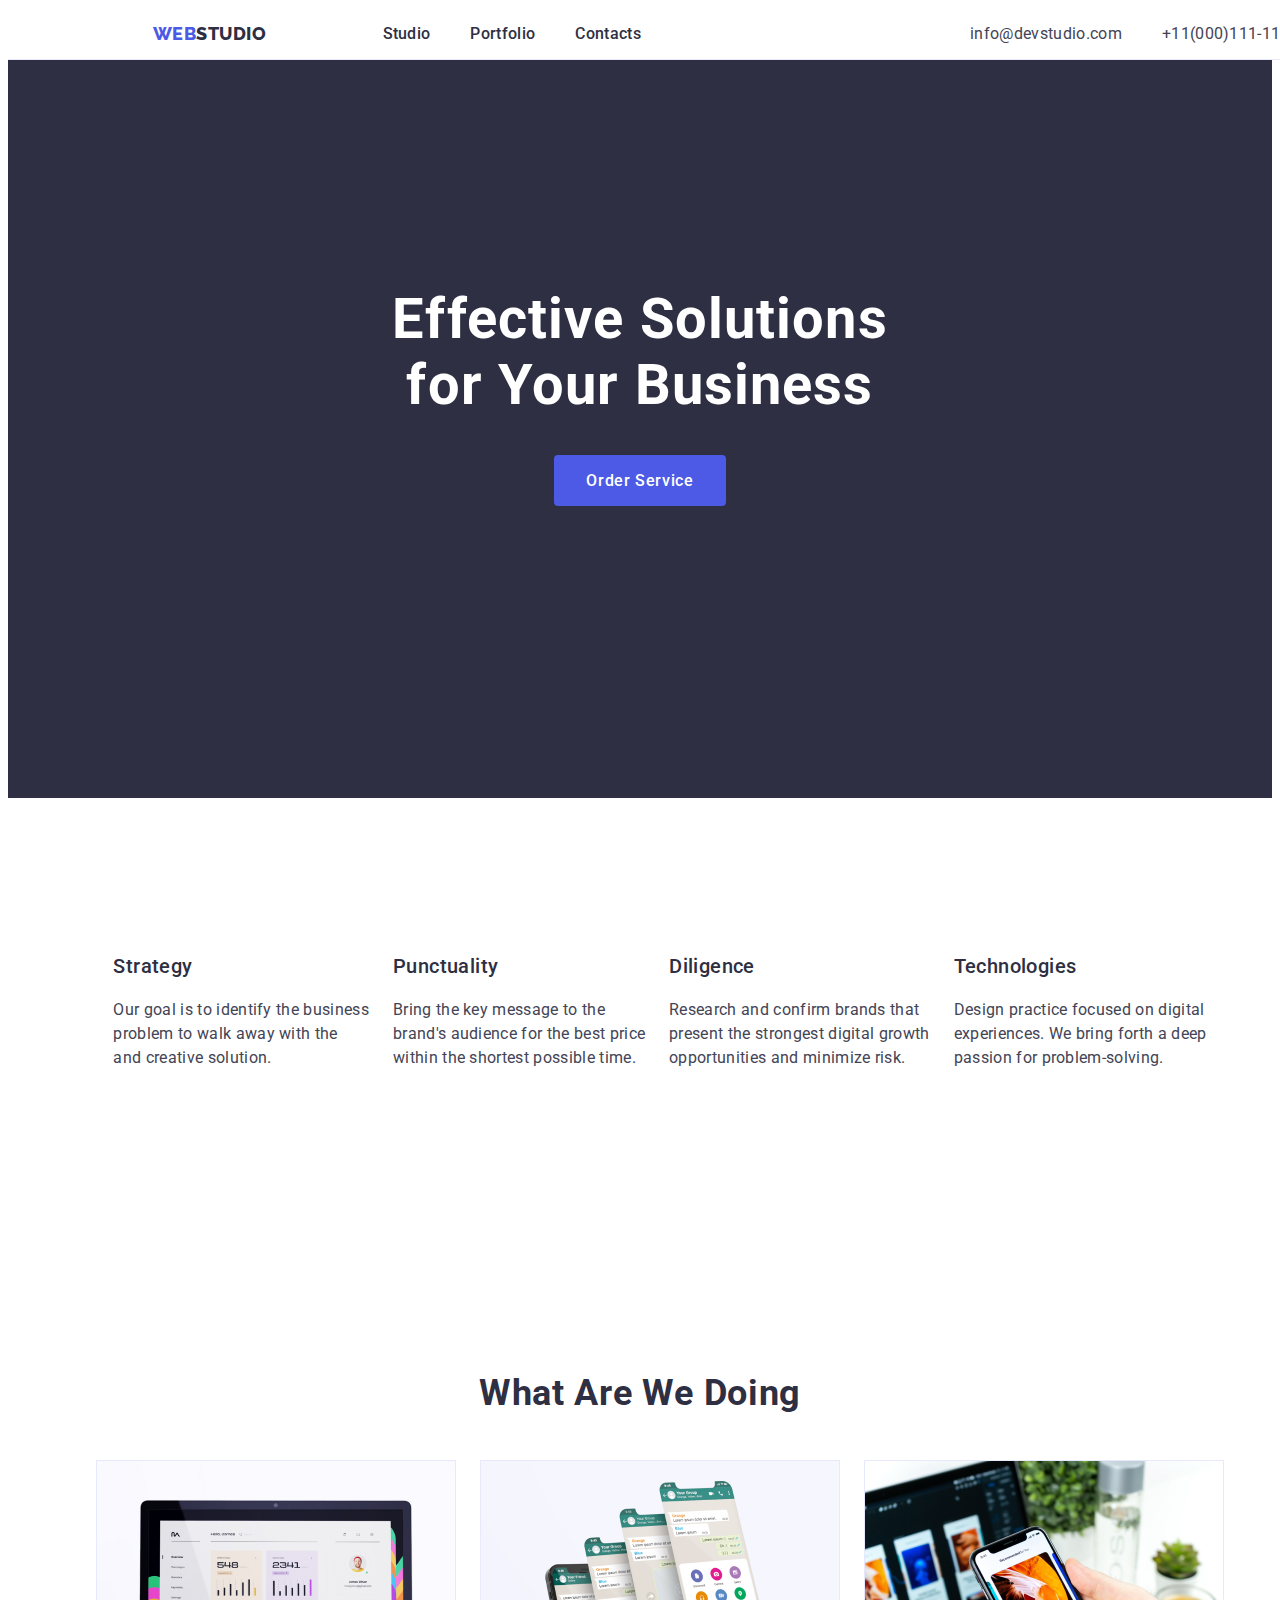
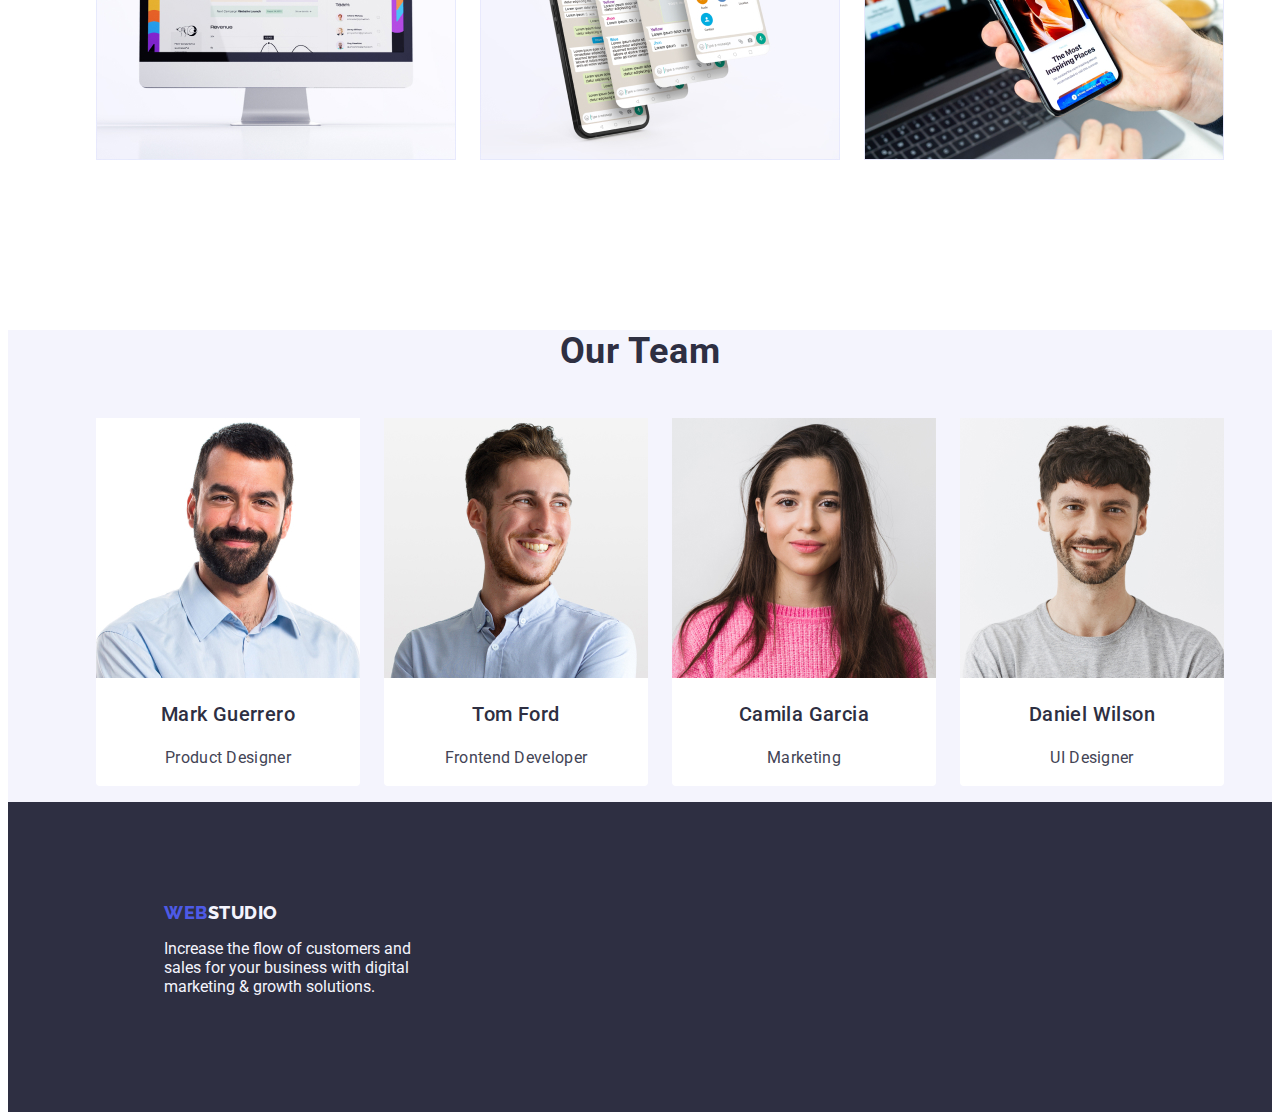
<file: index.html>
<!DOCTYPE html>
<html lang="en">
  <head>
    <meta charset="UTF-8" />
    <meta name="viewport" content="width=device-width, initial-scale=1.0" />
    <title>Studio</title>
    <link rel="preconnect" href="https://fonts.googleapis.com" />
    <link rel="preconnect" href="https://fonts.gstatic.com" crossorigin />
    <link
      href="https://fonts.googleapis.com/css2?family=Raleway:wght@800&family=Roboto:wght@400;500;700;900&display=swap"
      rel="stylesheet"
    />
    <link rel="stylesheet" href="css/styles.css" />
  </head>
  <body>
    <!-- HEADER -->
    <header class="header d-flex container">
      <!-- LOGO -->
      <div class="d-flex">
        <a href="#" class="logo-header link"><span>WEB</span>STUDIO</a>
        <!-- NAVIGATION BAR -->
        <nav class="navigation-bar">
          <ul class="header-list list">
            <li class="header-item">
              <a class="header-link link" href="index.html">Studio</a>
            </li>
            <li class="header-item">
              <a class="header-link link" href="portfolio.html">Portfolio</a>
            </li>
            <li class="header-item">
              <a class="header-link link" href="#">Contacts</a>
            </li>
          </ul>
        </nav>
      </div>
      <ul class="header-contact-info list">
        <li>
          <a
            class="header-contact-info-link link"
            href="mailto:info@devstudio.com"
            >info@devstudio.com</a
          >
        </li>
        <li>
          <a class="header-contact-info-link link" href="tel:+11(000)111-11-11"
            >+11(000)111-11-11</a
          >
        </li>
      </ul>
    </header>
    <main>
      <!-- MAIN HEADING -->
      <section class="hero">
        <h1 class="hero-header">
          Effective Solutions <br />
          for Your Business
        </h1>
        <button type="button" class="hero-button button">Order Service</button>
      </section>
      <!-- VISSION MISSION STATEMENT -->
      <section class="vission-mission section">
        <ul class="vission-mission-list list">
          <li class="vission-mission-item">
            <h3 class="vission-mission-title header-three">Strategy</h3>
            <p class="vission-mission-description description">
              Our goal is to identify the business<br />problem to walk away
              with the<br />and creative solution.
            </p>
          </li>
          <li class="vission-mission-item">
            <h3 class="vission-mission-title header-three">Punctuality</h3>
            <p class="vission-mission-description description">
              Bring the key message to the<br />brand's audience for the best
              price<br />within the shortest possible time.
            </p>
          </li>
          <li class="vission-mission-item">
            <h3 class="vission-mission-title header-three">Diligence</h3>
            <p class="vission-mission-description description">
              Research and confirm brands that<br />present the strongest
              digital growth<br />opportunities and minimize risk.
            </p>
          </li>
          <li class="vission-mission-item">
            <h3 class="vission-mission-title header-three">Technologies</h3>
            <p class="vission-mission-description description">
              Design practice focused on digital<br />experiences. We bring
              forth a deep<br />passion for problem-solving.
            </p>
          </li>
        </ul>
      </section>
      <!-- WHAT ARE WE DOING SECTION -->
      <section class="services section">
        <h2 class="services-header subheader">What Are We Doing</h2>
        <div class="d-flex">
          <ul class="services-list list">
            <li class="services-item">
              <img
                src="images/monitor.jpg"
                alt="monitor"
                width="360"
                height="300"
              />
            </li>
            <li class="services-item">
              <img
                src="images/whatsapp.jpg"
                alt="whatsapp"
                width="360"
                height="300"
              />
            </li>
            <li class="services-item">
              <img
                src="images/cellphone.jpg"
                alt="cellphone"
                width="360"
                height="300"
              />
            </li>
          </ul>
        </div>
      </section>
      <!-- OUR TEAM SECTION -->
      <section class="team">
        <h2 class="team-header subheader">Our Team</h2>
        <div class="d-flex">
          <ul class="team-members-list list">
            <li class="team-members-item">
              <img
                src="images/mark.jpg"
                alt="Mark Guerrero"
                width="264"
                height="260"
              />
              <h3 class="team-member-name header-three">Mark Guerrero</h3>
              <p class="team-member-position description">Product Designer</p>
            </li>
            <li class="team-members-item">
              <img
                src="images/tom.jpg"
                alt="Tom Ford"
                width="264"
                height="260"
              />
              <h3 class="team-member-name header-three">Tom Ford</h3>
              <p class="team-member-position description">Frontend Developer</p>
            </li>
            <li class="team-members-item">
              <img
                src="images/camila.jpg"
                alt="Camila Garcia"
                width="264"
                height="260"
              />
              <h3 class="team-member-name header-three">Camila Garcia</h3>
              <p class="team-member-position description">Marketing</p>
            </li>
            <li class="team-members-item">
              <img
                src="images/daniel.jpg"
                alt="Daniel Wilson"
                width="264"
                height="260"
              />
              <h3 class="team-member-name header-three">Daniel Wilson</h3>
              <p class="team-member-position description">UI Designer</p>
            </li>
          </ul>
        </div>
      </section>
    </main>
    <!-- FOOTER -->
    <footer class="footer">
      <a href="#" class="logo-footer link"><span>WEB</span>STUDIO</a>
      <p class="p-footer">
        Increase the flow of customers and <br />
        sales for your business with digital <br />
        marketing & growth solutions.
      </p>
    </footer>
  </body>
</html>
</file>
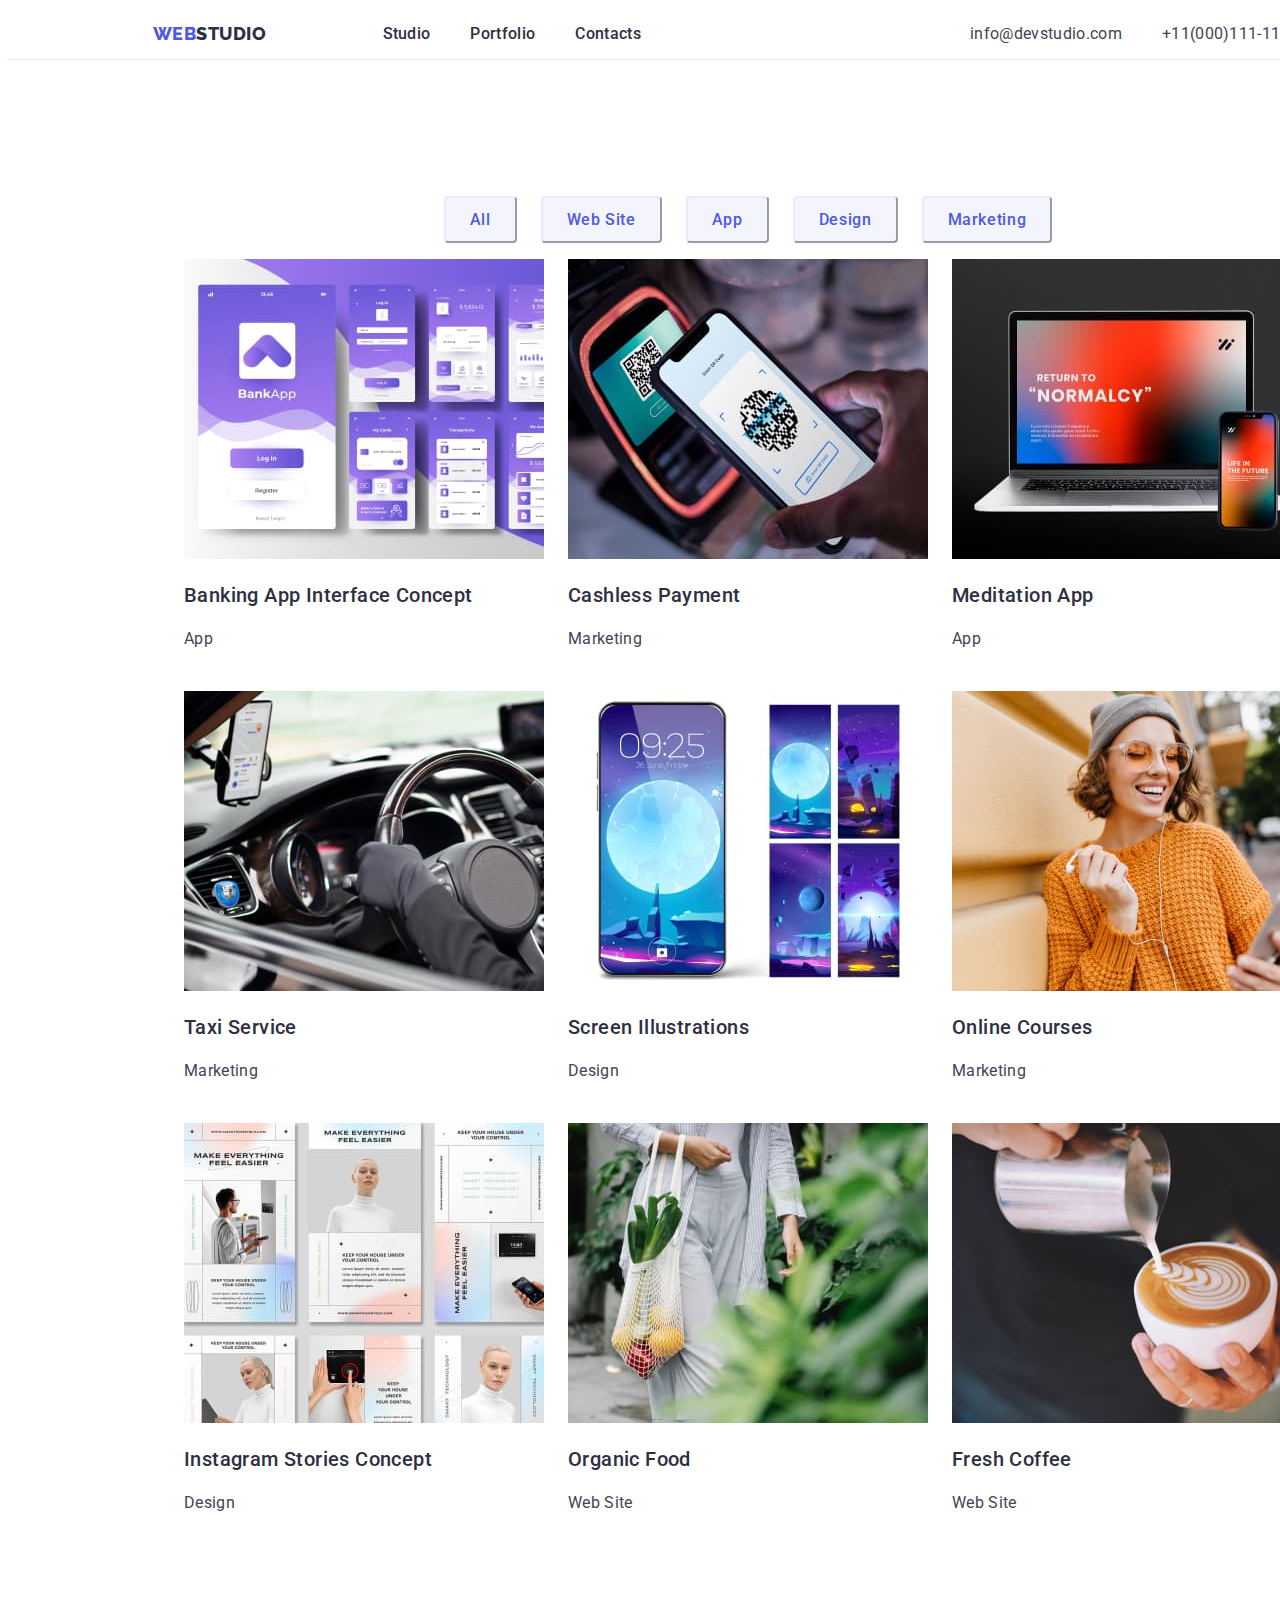
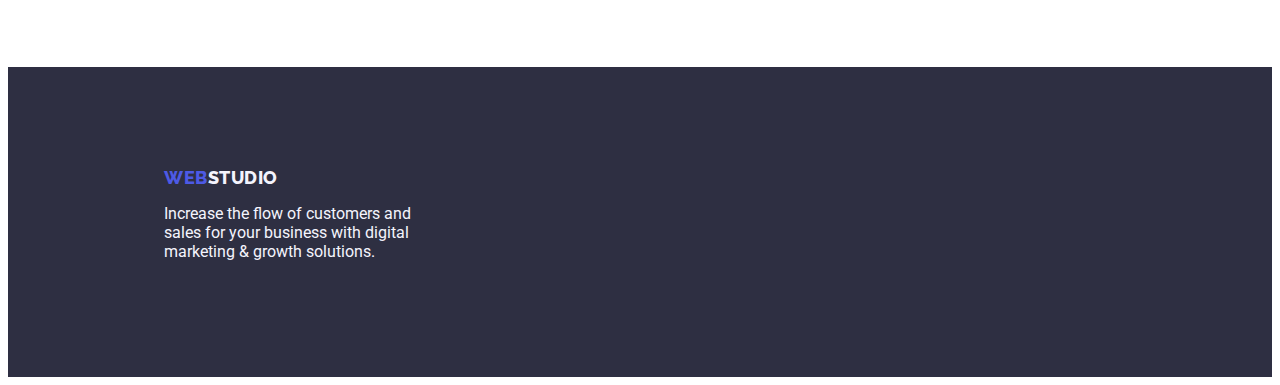
<file: portfolio.html>
<!DOCTYPE html>
<html lang="en">
  <head>
    <meta charset="UTF-8" />
    <meta name="viewport" content="width=device-width, initial-scale=1.0" />
    <title>Portfolio</title>
    <link rel="preconnect" href="https://fonts.googleapis.com" />
    <link rel="preconnect" href="https://fonts.gstatic.com" crossorigin />
    <link
      href="https://fonts.googleapis.com/css2?family=Raleway:wght@800&family=Roboto:wght@400;500;700;900&display=swap"
      rel="stylesheet"
    />
    <link rel="stylesheet" href="css/styles.css" />
  </head>
  <body>
    <!-- HEADER -->
    <header class="header d-flex container">
      <div class="d-flex">
        <!-- LOGO -->
        <a href="#" class="logo-header link"><span>WEB</span>STUDIO</a>
        <!-- NAVIGATION BAR -->
        <nav class="navigation-bar">
          <ul class="header-list list">
            <li class="header-item">
              <a class="header-link link" href="index.html">Studio</a>
            </li>
            <li class="header-item">
              <a class="header-link link" href="portfolio.html">Portfolio</a>
            </li>
            <li class="header-item">
              <a class="header-link link" href="#">Contacts</a>
            </li>
          </ul>
        </nav>
      </div>
      <ul class="header-contact-info list">
        <li>
          <a
            class="header-contact-info-link link"
            href="mailto:info@devstudio.com"
            >info@devstudio.com</a
          >
        </li>
        <li>
          <a class="header-contact-info-link link" href="tel:+11(000)111-11-11"
            >+11(000)111-11-11</a
          >
        </li>
      </ul>
    </header>
    <main>
      <!-- PORTFOLIO MAIN MENU -->
      <section class="portfolio-menu container section">
        <ul class="portfolio-menu-list list d-flex">
          <li>
            <button type="button" class="portfolio-menu-button button">
              All
            </button>
          </li>
          <li>
            <button type="button" class="portfolio-menu-button button">
              Web Site
            </button>
          </li>
          <li>
            <button type="button" class="portfolio-menu-button button">
              App
            </button>
          </li>
          <li>
            <button type="button" class="portfolio-menu-button button">
              Design
            </button>
          </li>
          <li>
            <button type="button" class="portfolio-menu-button button">
              Marketing
            </button>
          </li>
        </ul>
        <!-- SERVICES OFFERED SUMMARY -->
        <ul class="services-menu list d-flex">
          <li class="services-menu-item">
            <img
              src="images/banking-app.jpg"
              alt="Banking App Interface"
              width="360"
              height="300"
            />
            <h3 class="services-menu-title header-three">
              Banking App Interface Concept
            </h3>
            <p class="services-menu-description description">App</p>
          </li>
          <li class="services-menu-item">
            <img
              src="images/cashless-payment.jpg"
              alt="Scan to Pay"
              width="360"
              height="300"
            />
            <h3 class="services-menu-title header-three">Cashless Payment</h3>
            <p class="services-menu-description description">Marketing</p>
          </li>
          <li class="services-menu-item">
            <img
              src="images/meditation-app.jpg"
              alt="Meditation App on Laptop and Phone"
              width="360"
              height="300"
            />
            <h3 class="services-menu-title header-three">Meditation App</h3>
            <p class="services-menu-description description">App</p>
          </li>
          <li class="services-menu-item">
            <img
              src="images/taxi-service.jpg"
              alt="Driving Taxi"
              width="360"
              height="300"
            />
            <h3 class="services-menu-title header-three">Taxi Service</h3>
            <p class="services-menu-description description">Marketing</p>
          </li>
          <li class="services-menu-item">
            <img
              src="images/screen-illustrations.jpg"
              alt="Screen Illustrations"
              width="360"
              height="300"
            />
            <h3 class="services-menu-title header-three">
              Screen Illustrations
            </h3>
            <p class="services-menu-description description">Design</p>
          </li>
          <li class="services-menu-item">
            <img
              src="images/online-courses.jpg"
              alt="Girl Browsing on Phone"
              width="360"
              height="300"
            />
            <h3 class="services-menu-title header-three">Online Courses</h3>
            <p class="services-menu-description description">Marketing</p>
          </li>
          <li class="services-menu-item">
            <img
              src="images/instagram-stories-concept.jpg"
              alt="Instagram Stories Concept"
              width="360"
              height="300"
            />
            <h3 class="services-menu-title header-three">
              Instagram Stories Concept
            </h3>
            <p class="services-menu-description description">Design</p>
          </li>
          <li class="services-menu-item">
            <img
              src="images/organic-food.jpg"
              alt="Shopping Fresh Vegetables"
              width="360"
              height="300"
            />
            <h3 class="services-menu-title header-three">Organic Food</h3>
            <p class="services-menu-description description">Web Site</p>
          </li>
          <li class="services-menu-item">
            <img
              src="images/fresh-coffee.jpg"
              alt="Coffee Art"
              width="360"
              height="300"
            />
            <h3 class="services-menu-title header-three">Fresh Coffee</h3>
            <p class="services-menu-description description">Web Site</p>
          </li>
        </ul>
      </section>
    </main>
    <footer class="footer">
      <a href="#" class="logo-footer link"><span>WEB</span>STUDIO</a>
      <p class="p-footer">
        Increase the flow of customers and <br />
        sales for your business with digital <br />
        marketing & growth solutions.
      </p>
    </footer>
  </body>
</html>
</file>
<file: css/styles.css>
:root {
  --IRIS: #4d5ae5;
  --NAVY-BLUE: #2e2f42;
  --WHITE: #fff;
  --CLOUD: #f4f4fd;
  --SLATE: #434455;
  --CORNFLOWER: #e7e9fc;
  --OCEAN: #404bbf;
}

/* GENERAL STYLES */
body {
  font-family: "Roboto", sans-serif;
}
.header-three {
  color: var(--NAVY-BLUE);
  font-size: 20px;
  font-weight: 500;
  letter-spacing: 0.4px;
}
.description {
  color: var(--SLATE);
  font-size: 16px;
  font-weight: 400;
  letter-spacing: 0.32px;
  line-height: 24px;
}
.container {
  width: 1440px;
}
.d-flex {
  display: flex;
  justify-content: center;
}
.list {
  list-style-type: none;
  display: flex;
}
.section {
  padding-top: 120px;
  padding-bottom: 120px;
}
/* END OF GENERAL STYLES */

/* STUDIO STYLES */
/* HEADER STYLES */
.header {
  align-items: center;
  justify-content: space-around;
  border-bottom: 1px solid var(--CORNFLOWER);
  background-color: var(--WHITE);
}
.header .d-flex {
  align-items: center;
}
.header .list {
  gap: 40px;
}
.link {
  text-decoration: none;
}
.logo-header {
  color: var(--NAVY-BLUE);
  font-family: "Raleway", sans-serif;
  font-size: 18px;
  font-weight: 800;
  letter-spacing: 0.54px;
  margin-right: 76px;
}
.logo-header span {
  color: var(--IRIS);
}
.header-link {
  font-size: 16px;
  font-weight: 500;
  color: var(--NAVY-BLUE);
  letter-spacing: 0.32px;
}
.header-link:hover {
  color: var(--IRIS);
}
.header-link:focus {
  color: var(--IRIS);
}
a[href="mailto:info@devstudio.com"] {
  font-size: 16px;
  color: var(--SLATE);
  font-weight: 400;
  letter-spacing: 0.32px;
}
a[href="tel:+11(000)111-11-11"] {
  font-size: 16px;
  color: var(--SLATE);
  font-weight: 400;
  letter-spacing: 0.32px;
}
a[href="mailto:info@devstudio.com"]:hover {
  color: var(--IRIS);
}
a[href="tel:+11(000)111-11-11"]:hover {
  color: var(--IRIS);
}
a[href="mailto:info@devstudio.com"]:focus {
  color: var(--IRIS);
}
a[href="tel:+11(000)111-11-11"]:focus {
  color: var(--IRIS);
}
/* END OF HEADER STYLES */
/* FIRST SECTION STYLES */
.hero {
  background-color: var(--NAVY-BLUE);
  text-align: center;
  padding-top: 188px;
  padding-bottom: 292px;
}
.hero-header {
  color: var(--WHITE);
  text-align: center;
  font-size: 56px;
  font-weight: 700;
  letter-spacing: 1.12px;
}
.hero-button {
  background-color: var(--IRIS);
  color: var(--WHITE);
  font-size: 16px;
  font-weight: 500;
  letter-spacing: 0.64px;
  font-family: inherit;
  border: none;
  border-radius: 4px;
  padding: 16px 32px;
}
.hero-button:hover {
  cursor: pointer;
  background-color: var(--SLATE);
}
.hero-button:focus {
  background-color: var(--SLATE);
}
/* END OF FIRST SECTION STYLES */
/* VISSION MISSION STYLES */
.vission-mission-header {
  font-size: 20px;
  font-weight: 500;
  letter-spacing: 0.4px;
  color: var(--NAVY-BLUE);
}
.vission-mission-description {
  color: var(--SLATE);
  font-size: 16px;
  font-weight: 400;
  letter-spacing: 0.32px;
}
.vission-mission {
  flex-direction: column;
}
.vission-mission .list {
  justify-content: center;
  gap: 24px;
}
/* END OF VISSION MISSION STYLES */
/* WHAT ARE WE DOING SECTION STYLES*/
.subheader {
  text-align: center;
  color: var(--NAVY-BLUE);
  font-size: 36px;
  font-weight: 700;
  letter-spacing: 0.72px;
}
.services .list {
  gap: 24px;
}
/* END OF WHAT ARE WE DOING SECTION STYLES*/
/* OUR TEAM SECTION STYLES */
.team {
  background-color: var(--CLOUD);
}
.team .list {
  gap: 24px;
}
.team-members-item {
  background-color: white;
  border-radius: 0px 0px 4px 4px;
  text-align: center;
}

/* END OF OUR TEAM SECTION STYLES */
/* FOOTER STYLES */
.footer {
  background-color: var(--NAVY-BLUE);
  padding: 100px 0px 100px 156px;
}
.logo-footer {
  color: var(--CLOUD);
  font-family: "Raleway", sans-serif;
  font-size: 18px;
  font-weight: 800;
  letter-spacing: 0.54px;
}
.logo-footer span {
  color: var(--IRIS);
}
.p-footer {
  color: var(--CLOUD);
}
/* END OF FOOTER STYLES */
/* END OF STUDIO STYLES */

/* PORTFOLIO STYLES */
/* PORTFOLIO MAIN MENU STYLES */
.portfolio-menu {
  align-items: center;
}
.portfolio-menu-list {
  gap: 24px;
  justify-content: center;
}
.portfolio-menu-button {
  color: var(--IRIS);
  font-size: 16px;
  font-weight: 500;
  letter-spacing: 0.64px;
  background-color: var(--CLOUD);
  border-color: var(--CORNFLOWER);
  border-radius: 4px;
  padding: 12px 24px;
  font-family: "Roboto", sans-serif;
  gap: 24px;
}
.portfolio-menu-button:hover {
  background-color: var(--OCEAN);
  color: var(--WHITE);
}
/* END OF PORTFOLIO MAIN MENU STYLES */
/* SERVICES MENU STYLES */
.services-menu-item {
  border-color: 1px var(--CORNFLOWER);
  background-color: var(--WHITE);
}
.services-menu {
  justify-content: center;
  gap: 24px;
  flex-wrap: wrap;
}
/* END OF SERVICES MENU STYLES */
/* END OF PORTFOLIO STYLES */
</file>
